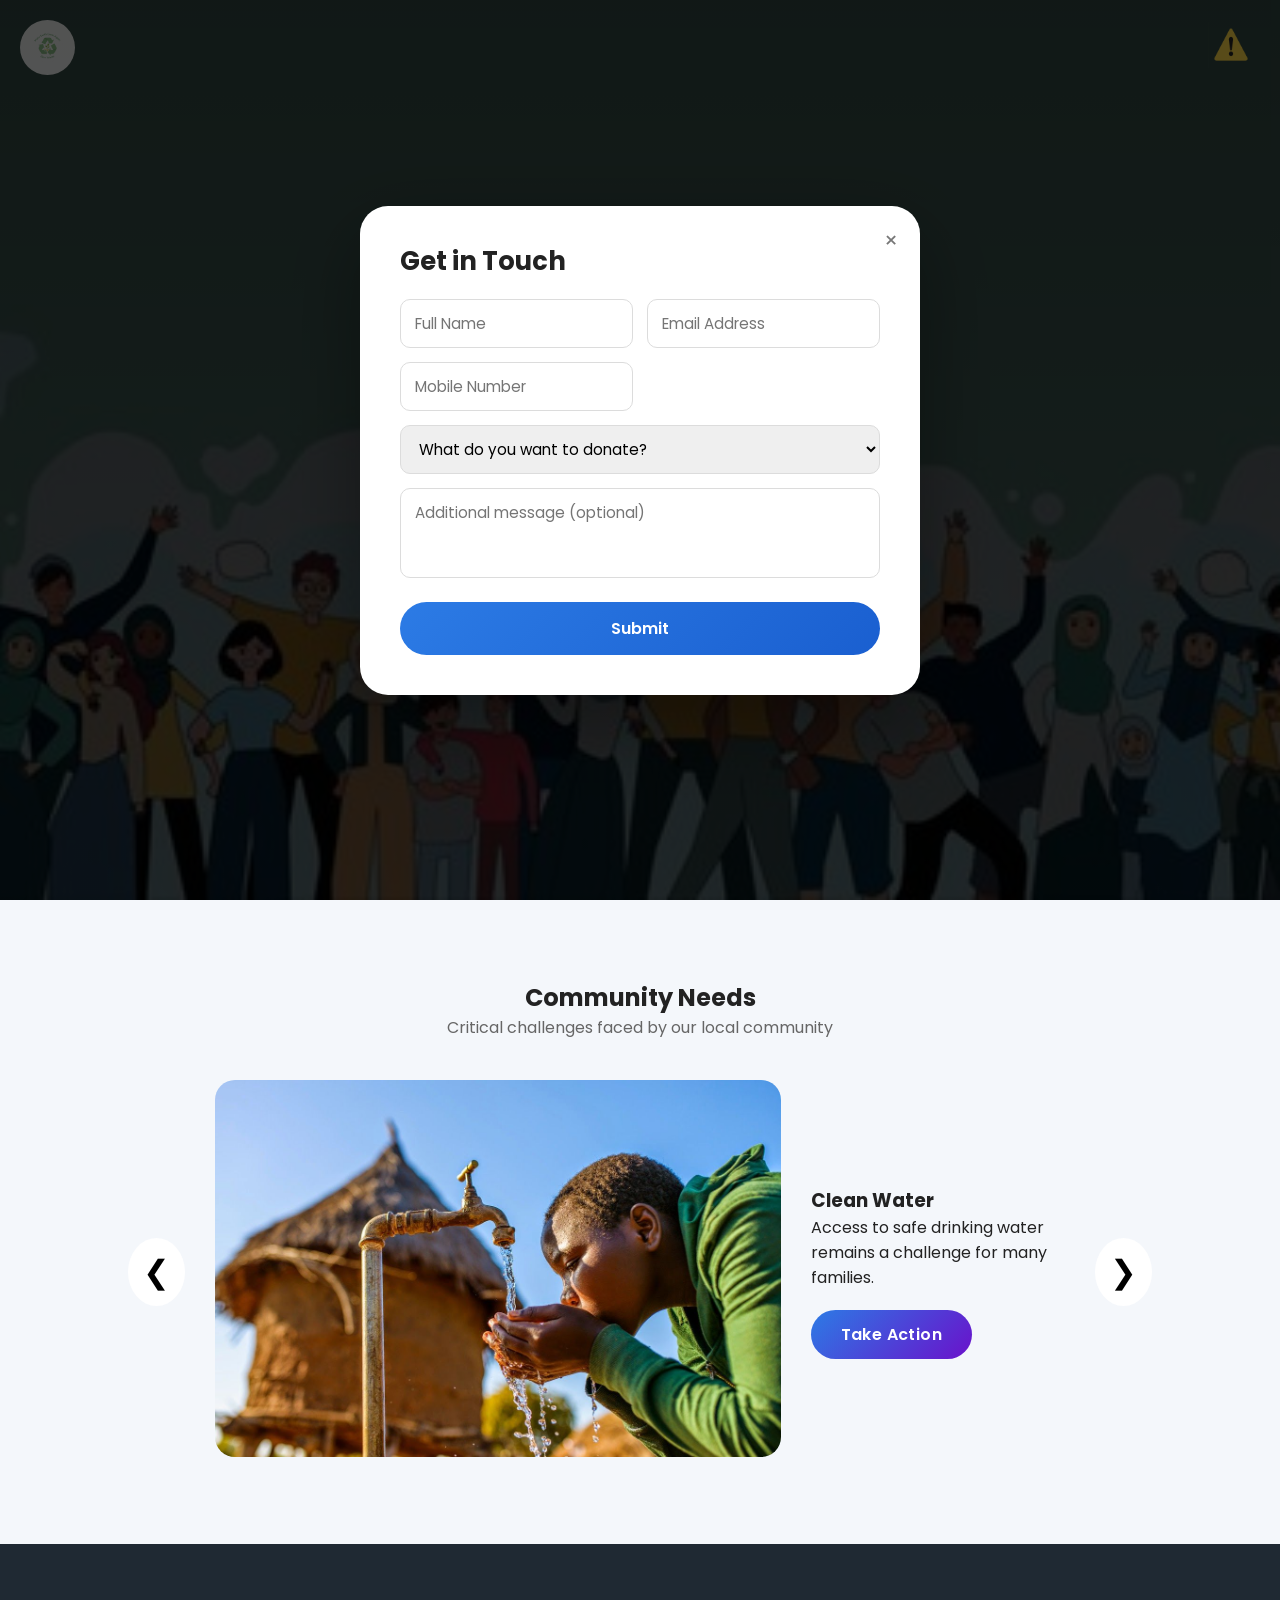
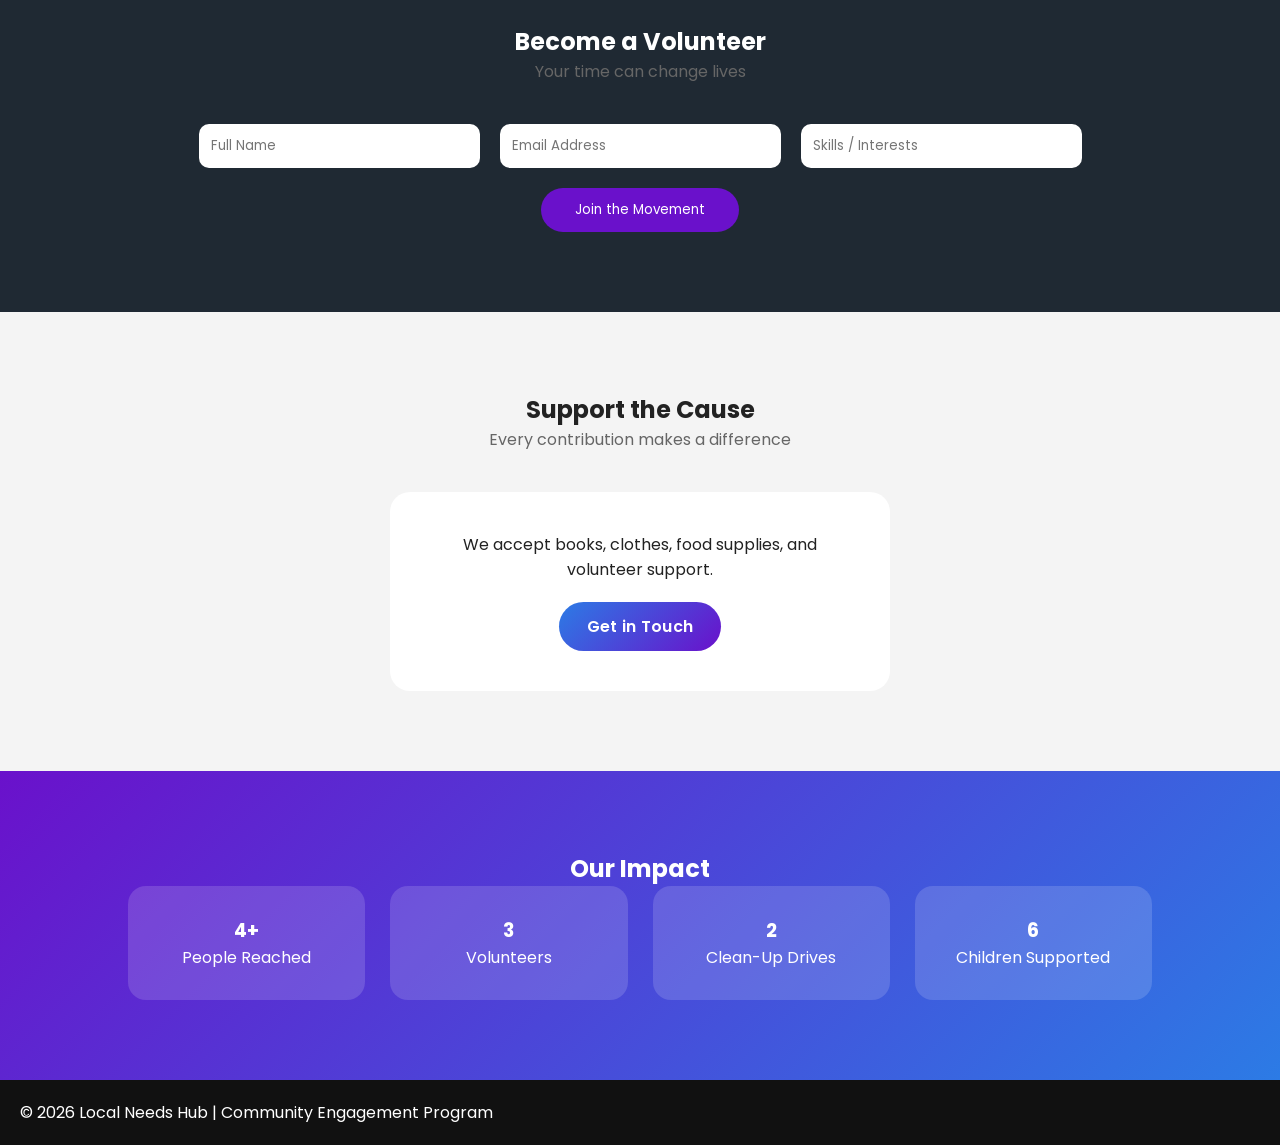
<file: index.html>
<!DOCTYPE html>
<html lang="en">
<head>
    <meta charset="UTF-8">
    <title>Local Needs Hub</title>
    <link rel="stylesheet" href="style.css">
    <link href="https://fonts.googleapis.com/css2?family=Poppins:wght@300;400;600&display=swap" rel="stylesheet">
</head>
<body>

<!-- ================= HERO ================= -->
<section class="hero">
    <!-- Caution / Report Issue Button -->
    <!-- Caution / Report Issue Icon -->
    <img src="img/caution.png" alt="Report Issue"
     id="openReport"
     class="report-icon">



    <!-- BADGE ICON -->
    <a href="badges.html" class="badge-link" title="View Community Badges">
        <img src="img/img2.png" alt="Community Badges">
    </a>

    <div class="hero-content">
        <span class="hero-badge">Community Driven Platform</span>
        <h1>Local Needs Hub</h1>
        <p>Turning Community Problems into Collective Action</p>

        <div class="hero-buttons">
            <a href="#needs">Explore Needs</a>
            <a href="#volunteer" class="secondary">Join Us</a>
        </div>
    </div>
</section>

<!-- ================= COMMUNITY NEEDS (SPLIT + SLIDER) ================= -->
<section id="needs" class="section needs-slider">

    <h2>Community Needs</h2>
    <p class="section-subtitle">Critical challenges faced by our local community</p>

    <div class="slider-container">

        <button class="nav-btn left" onclick="prevSlide()">&#10094;</button>

        <div class="slider-image">
            <img id="needImage" src="img/water.jpg" alt="Community Need">
        </div>

        <div class="slider-content">
            <h3 id="needTitle">Clean Water</h3>
            <p id="needText">
                Access to safe drinking water remains a challenge for many families.
            </p>
            <a id="needLink" href="water.html" class="action-btn">Take Action</a>
        </div>

        <button class="nav-btn right" onclick="nextSlide()">&#10095;</button>

    </div>
</section>

<!-- ================= VOLUNTEER ================= -->
<section id="volunteer" class="section dark">
    <h2>Become a Volunteer</h2>
    <p class="section-subtitle">Your time can change lives</p>

    <form id="volunteerForm" class="volunteer-form">
    <input type="text" id="volName" placeholder="Full Name" required>
    <input type="email" id="volEmail" placeholder="Email Address" required>
    <input type="text" id="volSkills" placeholder="Skills / Interests" required>
    <button type="submit">Join the Movement</button>
</form>

</section>

<!-- ================= DONATE ================= -->
<!-- GET IN TOUCH BUTTON -->
<section id="donate" class="section">
    <h2>Support the Cause</h2>
    <p class="section-subtitle">Every contribution makes a difference</p>

    <div class="donate-box">
        <p>We accept books, clothes, food supplies, and volunteer support.</p>
        <a href="#" class="action-btn" id="openDonateModal">Get in Touch</a>
    </div>
</section>

<!-- CONTACT MODAL -->
<div class="donate-modal" id="donateModal">
    <div class="donate-box-modal">

        <span class="close-modal" id="closeDonateModal">&times;</span>

        <h2>Get in Touch</h2>

        <form id="contactForm">
            <input type="text" id="contactName" name="name" placeholder="Full Name" required>
            <input type="email" id="contactEmail" name="email" placeholder="Email Address" required>
            <input type="text" id="contactMobile" name="mobile" placeholder="Mobile Number" required>

            <select id="donationType" name="donationType" required>
                <option value="" disabled selected>What do you want to donate?</option>
                <option value="Books">Books</option>
                <option value="Clothes">Clothes</option>
                <option value="Food">Food</option>
                <option value="Volunteer">Volunteer Support</option>
            </select>

            <textarea id="contactMessage" name="message" placeholder="Additional message (optional)"></textarea>

            <button type="submit">Submit</button>
        </form>

    </div>
</div>




<!-- ================= IMPACT ================= -->
<section class="section impact">
    <h2>Our Impact</h2>

    <div class="impact-grid">
        <div class="impact-card">
            <h3 id="peopleReached">0</h3>
            <p>People Reached</p>
        </div>

        <div class="impact-card">
            <h3 id="volunteers">0</h3>
            <p>Volunteers</p>
        </div>

        <div class="impact-card">
            <h3 id="cleanUps">0</h3>
            <p>Clean-Up Drives</p>
        </div>

        <div class="impact-card">
            <h3 id="children">0</h3>
            <p>Children Supported</p>
        </div>
    </div>
</section>
<!-- ================= REPORT MODAL ================= -->
<div class="report-modal" id="reportModal">
    <div class="report-box">

        <span class="close-report" id="closeReport">&times;</span>

        <h2>Report a Local Issue</h2>
        <p class="report-subtitle">
            Facing a problem in your nearby area? Let us know.
        </p>

        <form id="reportForm" class="report-form">
            <input type="text" id="name" placeholder="Your Name" required>
            <input type="email" id="email" placeholder="Email Address" required>
            <input type="text" id="location" placeholder="Location" required>

            <select id="issueType" required>
                <option value="" disabled selected>Select Issue Type</option>
                <option value="Waste">Waste</option>
                <option value="Water">Water</option>
                <option value="Road">Road</option>
                <option value="Electricity">Electricity</option>
            </select>

            <textarea id="description" placeholder="Describe the issue" required></textarea>

            <button type="submit">Submit Report</button>
        </form>

    </div>
</div>


<!-- ================= FOOTER ================= -->
<footer>
    <p>© 2026 Local Needs Hub | Community Engagement Program</p>
</footer>

<script src="script.js"></script>
</body>
</html>
</file>
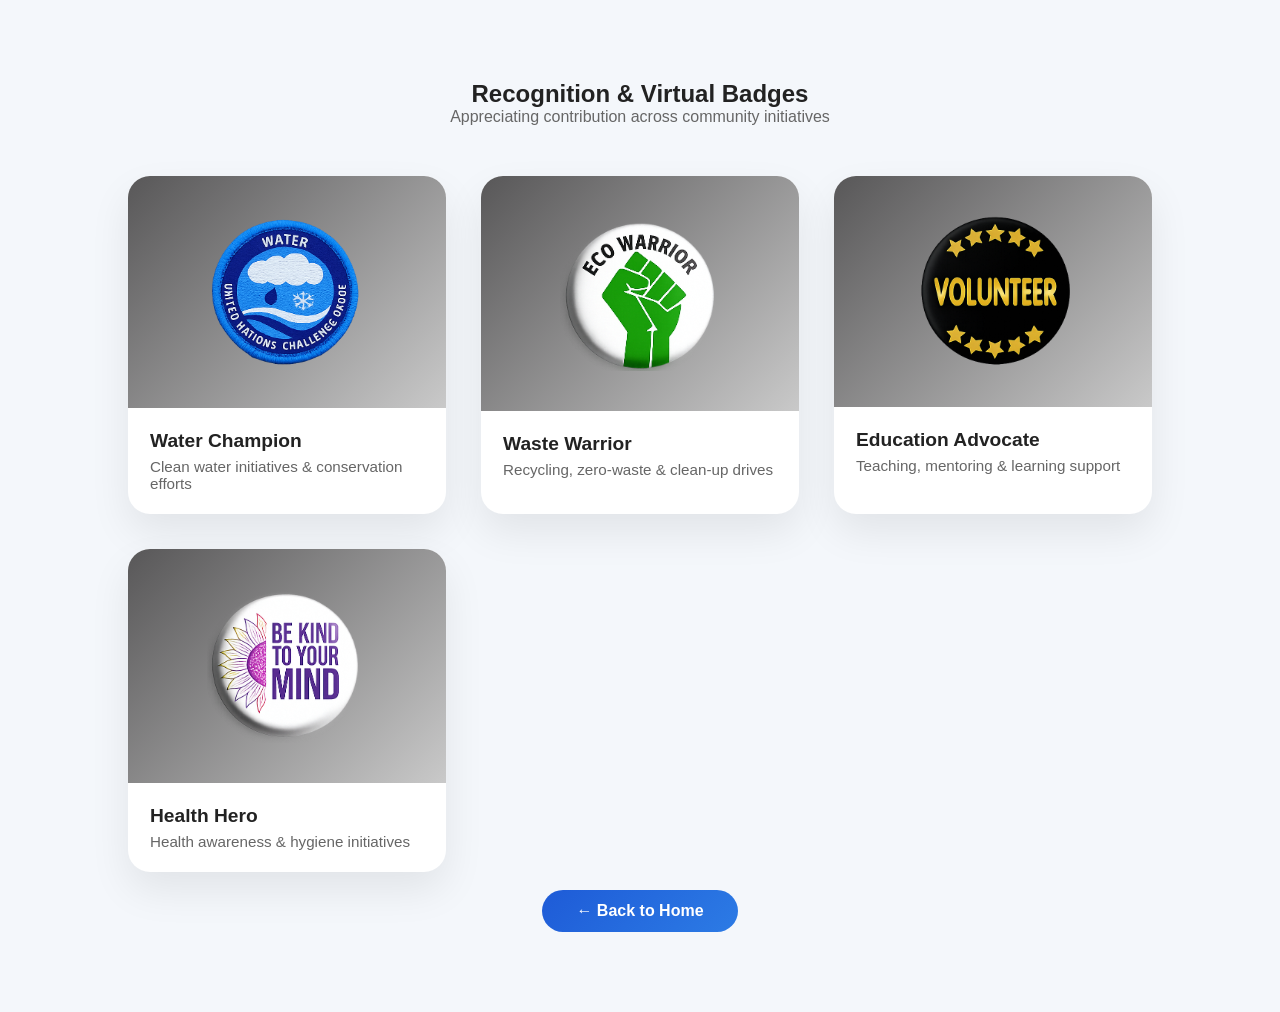
<file: badges.html>
<!DOCTYPE html>
<html lang="en">
<head>
    <meta charset="UTF-8">
    <title>Community Badges</title>
    <link rel="stylesheet" href="style.css">
</head>
<body>

<section class="section badge-gallery">

    <h2>Recognition & Virtual Badges</h2>
    <p class="section-subtitle">
        Appreciating contribution across community initiatives
    </p>

    <div class="badge-grid">

        <!-- Badge Card -->
        <div class="badge-card">
            <div class="badge-image-wrap">
                <img src="img/power.png" alt="Water Champion">
            </div>
            <div class="badge-info">
                <h3>Water Champion</h3>
                <p>Clean water initiatives & conservation efforts</p>
            </div>
        </div>

        <div class="badge-card">
            <div class="badge-image-wrap">
                <img src="img/warrior.png" alt="Waste Warrior">
            </div>
            <div class="badge-info">
                <h3>Waste Warrior</h3>
                <p>Recycling, zero-waste & clean-up drives</p>
            </div>
        </div>

        <div class="badge-card">
            <div class="badge-image-wrap">
                <img src="img/hero.png" alt="Education Advocate">
            </div>
            <div class="badge-info">
                <h3>Education Advocate</h3>
                <p>Teaching, mentoring & learning support</p>
            </div>
        </div>

        <div class="badge-card">
            <div class="badge-image-wrap">
                <img src="img/volunteer.png" alt="Health Hero">
            </div>
            <div class="badge-info">
                <h3>Health Hero</h3>
                <p>Health awareness & hygiene initiatives</p>
            </div>
        </div>

    </div>

    <br>
    <a href="index.html" class="action-btn">← Back to Home</a>

</section>

</body>
</html>
</file>
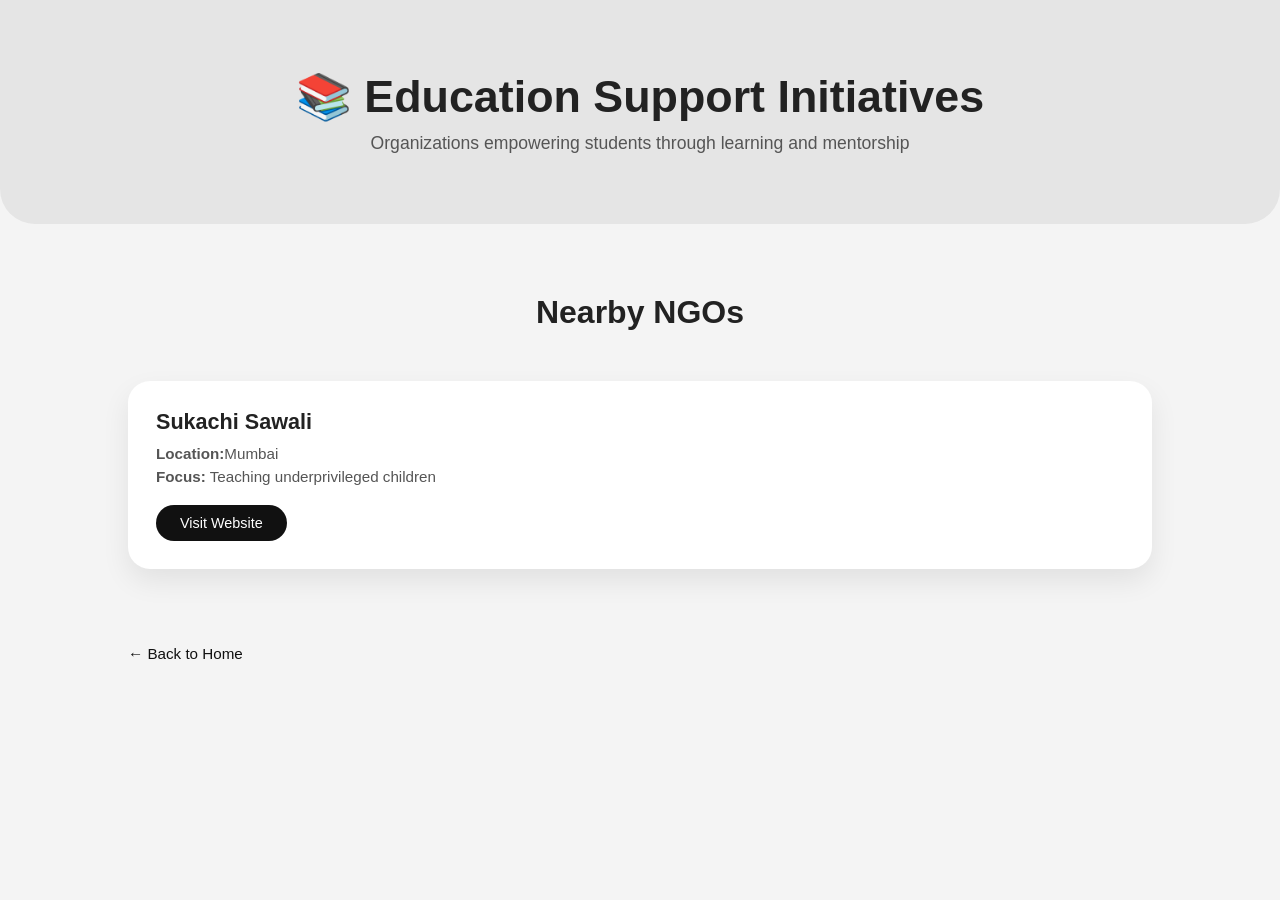
<file: education.html>
<!DOCTYPE html>
<html lang="en">
<head>
    <meta charset="UTF-8">
    <title>Education Support Initiatives</title>
    <link rel="stylesheet" href="style.css">
</head>
<body>

<section class="domain-hero">
    <h1>📚 Education Support Initiatives</h1>
    <p>Organizations empowering students through learning and mentorship</p>
</section>

<section class="ngo-section">
    <h2>Nearby NGOs</h2>

    <div class="ngo-grid">

        <div class="ngo-card">
            <h3>Sukachi Sawali</h3>
            <p><strong>Location:</strong>Mumbai</p>
            <p><strong>Focus:</strong> Teaching underprivileged children</p>
            <a href="https://sukachisawaliwelfarefoundation.in/educational-support/" target="_blank" class="ngo-link">Visit Website</a>
        </div>
    </div>

    <br><br>
    <a href="index.html" class="back-link">← Back to Home</a>
</section>

</body>
</html>
</file>
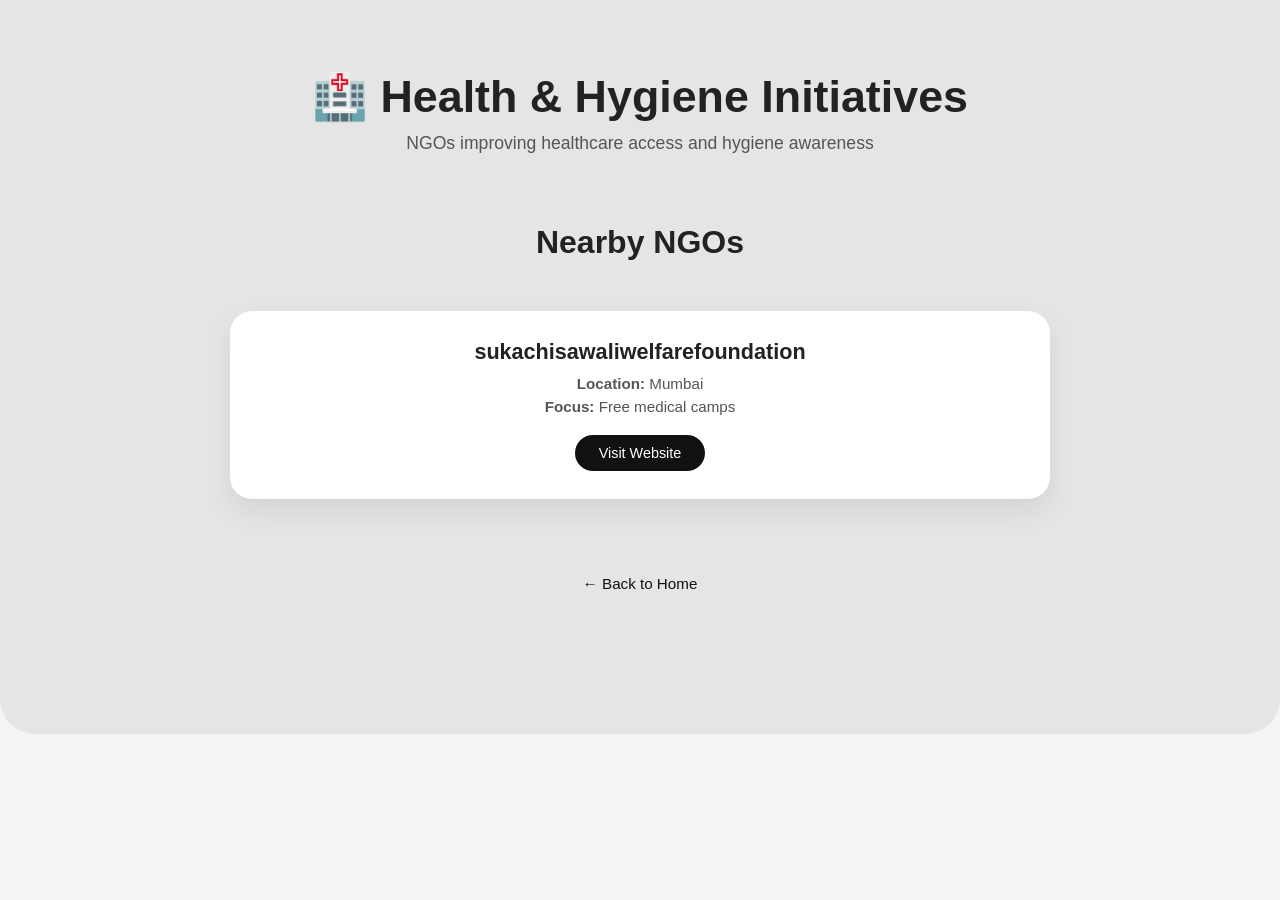
<file: health.html>
<!DOCTYPE html>
<html lang="en">
<head>
    <meta charset="UTF-8">
    <title>Health & Hygiene Initiatives</title>
    <link rel="stylesheet" href="style.css">
</head>
<body>

<section class="domain-hero">
    <h1>🏥 Health & Hygiene Initiatives</h1>
    <p>NGOs improving healthcare access and hygiene awareness</p>
</sectio
    n>

<section class="ngo-section">
    <h2>Nearby NGOs</h2>

    <div class="ngo-grid">

        <div class="ngo-card">
            <h3>sukachisawaliwelfarefoundation</h3>
            <p><strong>Location:</strong> Mumbai</p>
            <p><strong>Focus:</strong> Free medical camps</p>
            <a href="https://sukachisawaliwelfarefoundation.in/critical-medical-support/" target="_blank" class="ngo-link">Visit Website</a>
        </div>    
    </div>
    <br><br>
    <a href="index.html" class="back-link">← Back to Home</a>
</section>

</body>
</html>
</file>
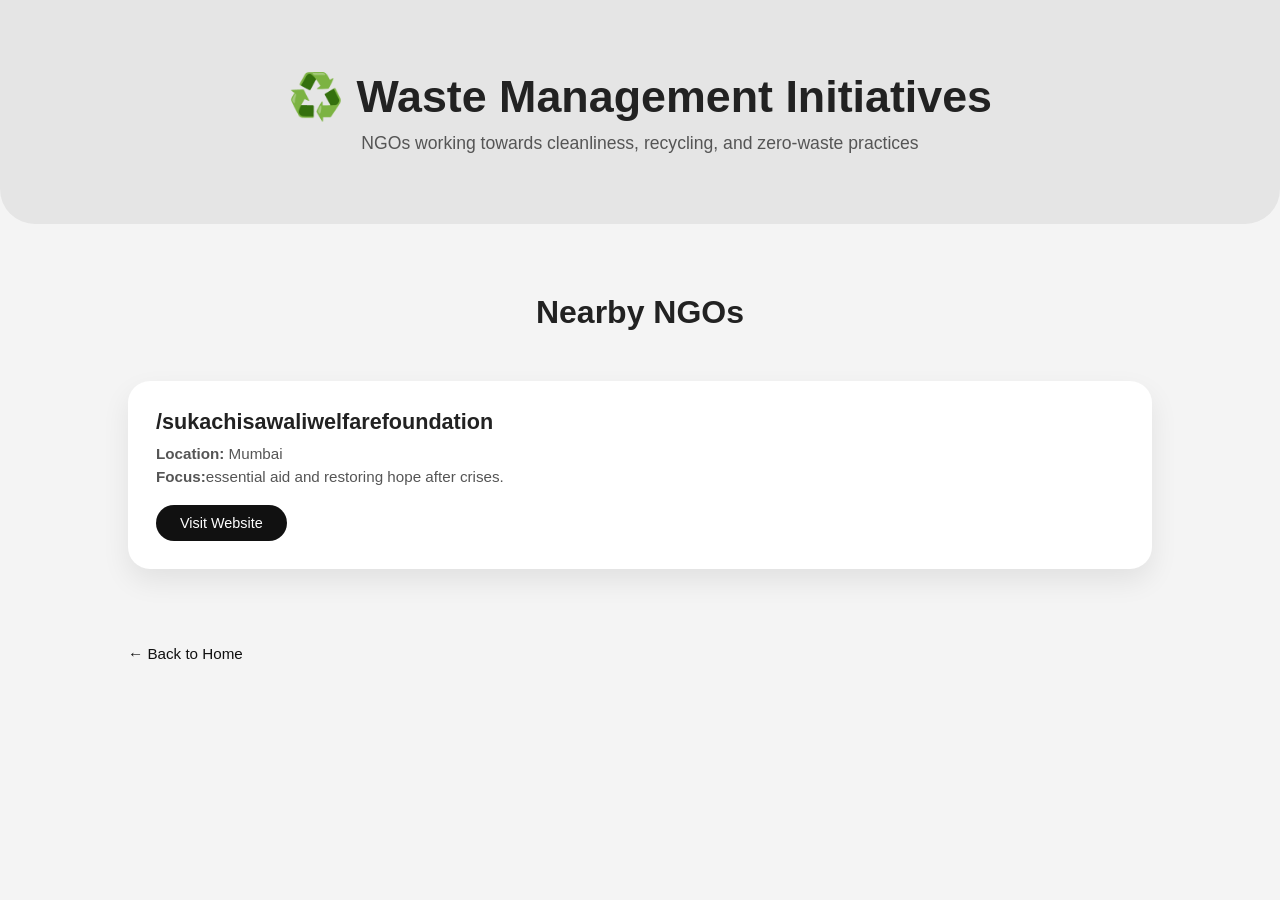
<file: waste.html>
<!DOCTYPE html>
<html lang="en">
<head>
    <meta charset="UTF-8">
    <title>Waste Management Initiatives</title>
    <link rel="stylesheet" href="style.css">
</head>
<body>

<section class="domain-hero">
    <h1>♻️ Waste Management Initiatives</h1>
    <p>NGOs working towards cleanliness, recycling, and zero-waste practices</p>
</section>

<section class="ngo-section">
    <h2>Nearby NGOs</h2>

    <div class="ngo-grid">

        <div class="ngo-card">
            <h3>/sukachisawaliwelfarefoundation</h3>
            <p><strong>Location:</strong> Mumbai</p>
            <p><strong>Focus:</strong>essential aid and restoring hope after crises.</p>
            <a href="https://sukachisawaliwelfarefoundation.in/humanatarian-relief/" target="_blank" class="ngo-link">Visit Website</a>
        </div>
    </div>

    <br><br>
    <a href="index.html" class="back-link">← Back to Home</a>
</section>

</body>
</html>
</file>
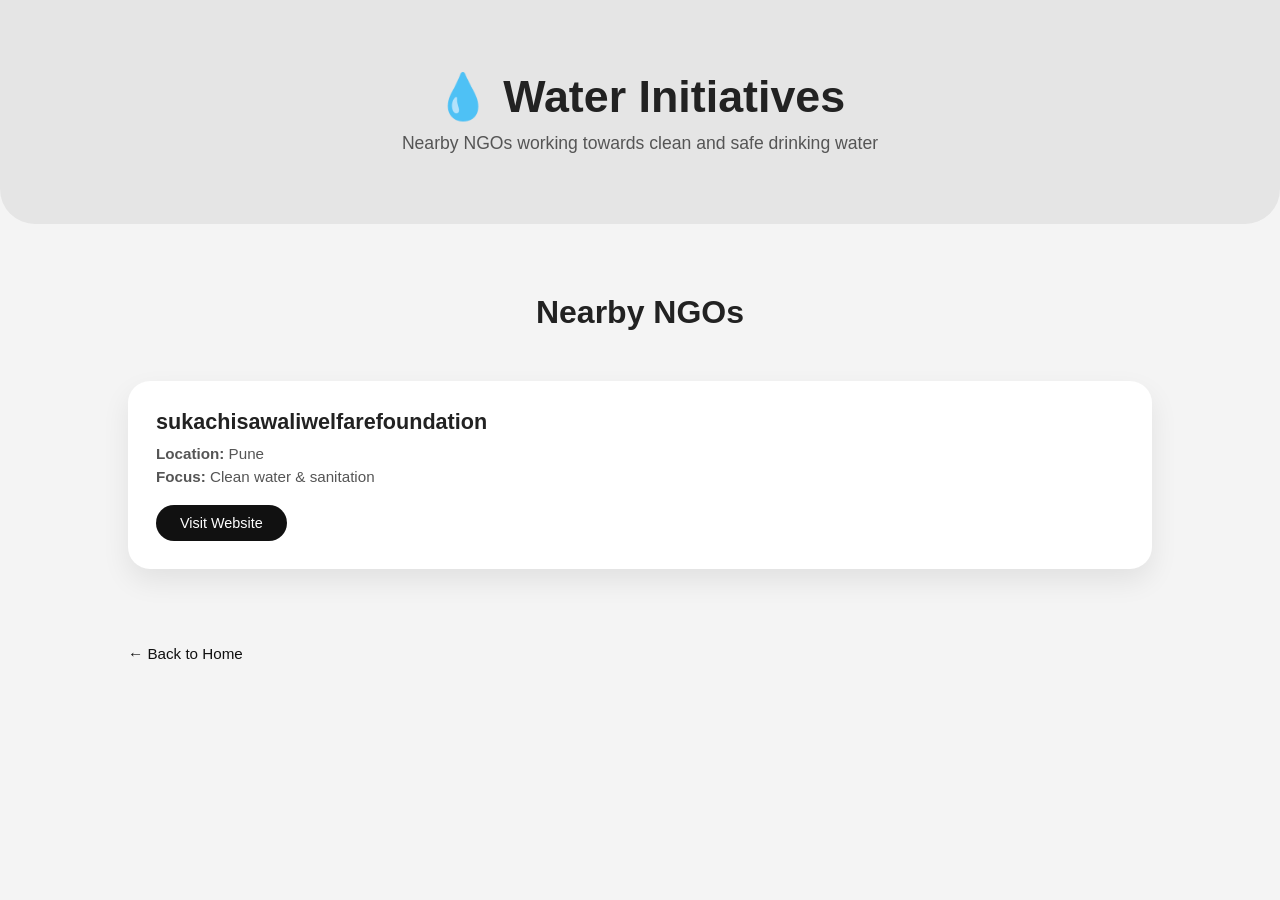
<file: water.html>
<!DOCTYPE html>
<html lang="en">
<head>
    <meta charset="UTF-8">
    <title>Water Initiatives</title>
    <link rel="stylesheet" href="style.css">
</head>
<body>

<!-- HERO -->
<section class="domain-hero">
    <h1>💧 Water Initiatives</h1>
    <p>Nearby NGOs working towards clean and safe drinking water</p>
</section>

<!-- NGO SECTION -->
<section class="ngo-section">
    <h2>Nearby NGOs</h2>

    <div class="ngo-grid">

        <div class="ngo-card">
            <h3>sukachisawaliwelfarefoundation</h3>
            <p><strong>Location:</strong> Pune</p>
            <p><strong>Focus:</strong> Clean water & sanitation</p>
            <a href="https://sukachisawaliwelfarefoundation.in/" target="_blank" class="ngo-link">Visit Website</a>
        </div>

    </div>

    <br><br>
    <a href="index.html" class="back-link">← Back to Home</a>
</section>

</body>
</html>
</file>
<file: style.css>
/* RESET */
* {
    margin: 0;
    padding: 0;
    box-sizing: border-box;
    font-family: 'Poppins', sans-serif;
}

html {
    scroll-behavior: smooth;
}

body {
    background: #f4f7fb;
    color: #333;
}

/* HERO */
.hero {
    height: 100vh;
    position: relative;
    display: flex;
    justify-content: center;
    align-items: center;
    text-align: center;
    color: white;
    background: url('img/img1.jpg') center top / cover no-repeat;
}

.hero::before {
    content: "";
    position: absolute;
    inset: 0;
    background: linear-gradient(rgba(0,0,0,0.65), rgba(0,0,0,0.55));
    pointer-events: none;
}



.hero-content {
    position: relative;
    z-index: 1;
}

.hero h1 {
    font-size: 3.5rem;
}

.hero p {
    margin: 20px 0 30px;
    font-size: 1.2rem;
}

.hero-buttons a {
    text-decoration: none;
    padding: 12px 28px;
    border-radius: 30px;
    margin: 10px;
    background: white;
    color: #2c7be5;
    font-weight: 600;
}

.hero-buttons .secondary {
    background: transparent;
    border: 2px solid white;
    color: white;
}

/* HERO BADGE */
.hero-badge {
    display: inline-block;
    margin-bottom: 15px;
    padding: 6px 16px;
    border-radius: 20px;
    background: rgba(255,255,255,0.15);
    color: white;
    font-size: 0.85rem;
}

/* BADGE ICON */
.badge-link {
    position: absolute;
    top: 20px;
    left: 20px;
    z-index: 3;
}

.badge-link img {
    width: 55px;
    height: 55px;
    border-radius: 50%;
    padding: 6px;
    background: rgba(255,255,255,0.9);
    cursor: pointer;
    transition: transform 0.3s, box-shadow 0.3s;
}

.badge-link img:hover {
    transform: scale(1.1);
    box-shadow: 0 0 18px rgba(0,0,0,0.4);
}

/* SECTION */
.section {
    padding: 80px 10%;
    text-align: center;
}

.section-subtitle {
    color: #666;
    margin-bottom: 40px;
}

/* VOLUNTEER */
.dark {
    background: #1f2933;
    color: white;
}

.volunteer-form {
    display: flex;
    flex-wrap: wrap;
    gap: 20px;
    justify-content: center;
}

.volunteer-form input {
    padding: 12px;
    border-radius: 10px;
    border: none;
    min-width: 260px;
}

.volunteer-form button {
    padding: 12px 34px;
    background: #6a11cb;
    color: white;
    border-radius: 25px;
    border: none;
}

/* DONATE */
.donate-box {
    background: white;
    padding: 40px;
    border-radius: 20px;
    max-width: 500px;
    margin: auto;
}

/* IMPACT */
.impact {
    background: linear-gradient(135deg, #6a11cb, #2c7be5);
    color: white;
}

.impact-grid {
    display: grid;
    grid-template-columns: repeat(auto-fit, minmax(200px, 1fr));
    gap: 25px;
}

.impact-card {
    background: rgba(255,255,255,0.15);
    padding: 30px;
    border-radius: 18px;
}

/* FOOTER */
footer {
    background: #111;
    color: white;
    padding: 20px;
}

/* MODAL */
/* ================= SLIDER ================= */
.needs-slider {
    background: #f4f7fb;
}

.slider-container {
    display: flex;
    align-items: center;
    gap: 30px;
    position: relative;
    max-width: 1100px;
    margin: auto;
}

.slider-image img {
    width: 100%;
    border-radius: 20px;
}

.slider-content {
    text-align: left;
}

.nav-btn {
    background: white;
    border: none;
    font-size: 2rem;
    cursor: pointer;
    padding: 10px 15px;
    border-radius: 50%;
}

/* ================= SLIDER TRANSITIONS ================= */

/* Image transition */
.slider-image img {
    transition: opacity 0.4s ease, transform 0.4s ease;
}

/* Text transition */
.slider-content {
    transition: opacity 0.4s ease, transform 0.4s ease;
}

/* Hidden state (used during slide change) */
.fade-out {
    opacity: 0;
    transform: translateX(20px);
}

/* ================= DONATE MODAL ENHANCED STYLING ================= */
.donate-modal {
    display: none;               /* 👈 stays hidden on load */
    position: fixed;
    inset: 0;
    background: rgba(0,0,0,0.6);
    justify-content: center;
    align-items: center;
    z-index: 999;
}

.donate-box-modal {
    background: #fff;
    padding: 40px;
    border-radius: 22px;
    width: 90%;
    max-width: 520px;
    position: relative;
}

/* ❌ close button */
.close-modal {
    position: absolute;
    top: 16px;
    right: 20px;
    font-size: 22px;
    cursor: pointer;
    color: #555;
}

.close-modal:hover {
    color: #000;
}


/* Animation */
@keyframes popUp {
    from {
        transform: scale(0.9);
        opacity: 0;
    }
    to {
        transform: scale(1);
        opacity: 1;
    }
}

/* Close button */
.close-btn {
    position: absolute;
    top: 18px;
    right: 22px;
    font-size: 1.5rem;
    cursor: pointer;
    color: #666;
}

.close-btn:hover {
    color: #000;
}

/* Form layout */
.modal-content form {
    display: grid;
    grid-template-columns: 1fr 1fr;
    gap: 15px;
    margin-top: 20px;
}

/* Full width elements */
.modal-content textarea,
.modal-content select,
.modal-content button {
    grid-column: span 2;
}

/* Inputs */
.modal-content input,
.modal-content select,
.modal-content textarea {
    padding: 12px;
    border-radius: 10px;
    border: 1px solid #ddd;
    font-size: 0.95rem;
}

/* Textarea */
.modal-content textarea {
    resize: none;
    height: 90px;
}

/* Submit button */
.modal-content button {
    padding: 12px;
    border-radius: 25px;
    border: none;
    background: #2c7be5;
    color: white;
    font-weight: 600;
    cursor: pointer;
    transition: background 0.3s ease;
}

.modal-content button:hover {
    background: #1a5fd0;
}

/* ================= GET IN TOUCH CTA FIX ================= */

.donate-box .action-btn {
    display: inline-block;
    margin-top: 20px;
    padding: 12px 28px;
    background: linear-gradient(135deg, #2c7be5, #6a11cb);
    color: white;
    text-decoration: none;
    border-radius: 30px;
    font-weight: 600;
    letter-spacing: 0.3px;
    transition: transform 0.3s ease, box-shadow 0.3s ease;
}

/* Hover effect */
.donate-box .action-btn:hover {
    transform: translateY(-3px);
    box-shadow: 0 12px 25px rgba(44,123,229,0.35);
}

/* ================= TAKE ACTION BUTTON FIX ================= */

.slider-content .action-btn {
    display: inline-block;
    margin-top: 20px;
    padding: 12px 30px;
    background: linear-gradient(135deg, #2c7be5, #6a11cb);
    color: #fff;
    text-decoration: none;
    border-radius: 30px;
    font-weight: 600;
    letter-spacing: 0.4px;
    transition: all 0.3s ease;
}

/* Hover animation */
.slider-content .action-btn:hover {
    transform: translateY(-3px);
    box-shadow: 0 14px 28px rgba(44,123,229,0.35);
}

/* ================= UNIFIED BUTTON STYLE ================= */
.btn-primary {
    display: inline-flex;
    align-items: center;
    justify-content: center;

    padding: 14px 36px;
    border-radius: 999px;

    background: linear-gradient(135deg, #2c7be5, #1e5fd8);
    color: #fff;

    font-weight: 600;
    font-size: 1rem;
    text-decoration: none;

    border: none;
    cursor: pointer;

    transition: transform 0.25s ease, box-shadow 0.25s ease;
}

.btn-primary:hover {
    transform: translateY(-2px);
    box-shadow: 0 12px 25px rgba(44, 123, 229, 0.35);
}

.btn-primary:active {
    transform: scale(0.97);
}

.btn-purple {
    background: linear-gradient(135deg, #7b2ff7, #5a11cb);
}

.btn-purple:hover {
    box-shadow: 0 12px 25px rgba(123, 47, 247, 0.35);
}


/* ================= BADGE PAGE LAYOUT ================= */

.badge-row {
    display: flex;
    align-items: center;
    gap: 40px;

    background: #ffffff;
    padding: 35px;
    margin-bottom: 40px;

    border-radius: 22px;
    box-shadow: 0 18px 40px rgba(0,0,0,0.08);
}

/* Image side */
.badge-image {
    flex: 1;
    text-align: center;
}

.badge-image img {
    max-width: 180px;
    width: 100%;
    transition: transform 0.3s ease;
}

.badge-row:hover .badge-image img {
    transform: scale(1.05);
}

/* Content side */
.badge-content {
    flex: 2;
    text-align: left;
}

.badge-content h3 {
    margin-bottom: 12px;
    font-size: 1.4rem;
}

.badge-content p {
    color: #555;
    line-height: 1.6;
}

/* Alternate layout (image right) */
.badge-row:nth-child(even) {
    flex-direction: row-reverse;
}

/* Responsive */
@media (max-width: 768px) {
    .badge-row {
        flex-direction: column;
        text-align: center;
    }

    .badge-content {
        text-align: center;
    }
}
/* ================= BADGE GALLERY (AWWWARDS STYLE) ================= */

.badge-gallery {
    background: #f4f7fb;
}

.badge-grid {
    display: grid;
    grid-template-columns: repeat(auto-fit, minmax(280px, 1fr));
    gap: 35px;
    margin-top: 50px;
}

/* Card */
.badge-card {
    background: #fff;
    border-radius: 22px;
    overflow: hidden;
    box-shadow: 0 18px 40px rgba(0,0,0,0.08);
    transition: transform 0.35s ease, box-shadow 0.35s ease;
    cursor: pointer;
}

.badge-card:hover {
    transform: translateY(-10px);
    box-shadow: 0 30px 60px rgba(0,0,0,0.15);
}

/* Image */
.badge-image-wrap {
    background: linear-gradient(135deg, #585758, #c9c9c9);
    padding: 40px;
    display: flex;
    justify-content: center;
    align-items: center;
}

.badge-image-wrap img {
    max-width: 160px;
    width: 100%;
}

/* Info */
.badge-info {
    padding: 22px;
    text-align: left;
}

.badge-info h3 {
    font-size: 1.2rem;
    margin-bottom: 6px;
}

.badge-info p {
    font-size: 0.95rem;
    color: #666;
}


/* ACTION BUTTON – COMMON STYLE */
.action-btn {
    display: inline-block;
    padding: 12px 34px;
    border-radius: 30px;
    background: linear-gradient(135deg, #1e5bd7, #2c7be5);
    color: #fff;
    font-weight: 600;
    text-decoration: none;
    border: none;
    cursor: pointer;
    transition: transform 0.3s ease, box-shadow 0.3s ease, opacity 0.3s;
}

.action-btn:hover {
    transform: translateY(-2px);
    box-shadow: 0 10px 25px rgba(44, 123, 229, 0.35);
    opacity: 0.95;
}

/* BACK TO HOME – optional small tweak */
.back-home {
    margin-top: 40px;
}

/* RESET */
* {
    margin: 0;
    padding: 0;
    box-sizing: border-box;
    font-family: 'Poppins', sans-serif;
}

body {
    background: #f4f4f4;
    color: #222;
}

/* DOMAIN HERO */
.domain-hero {
    background: #e5e5e5;
    padding: 70px 10%;
    text-align: center;
    border-radius: 0 0 35px 35px;
}

.domain-hero h1 {
    font-size: 2.8rem;
    margin-bottom: 10px;
}

.domain-hero p {
    color: #555;
    font-size: 1.1rem;
}

/* NGO SECTION */
.ngo-section {
    padding: 70px 10%;
}

.ngo-section h2 {
    text-align: center;
    font-size: 2rem;
    margin-bottom: 50px;
}

/* NGO GRID */
.ngo-grid {
    display: grid;
    grid-template-columns: repeat(auto-fit, minmax(280px, 1fr));
    gap: 30px;
}

/* NGO CARD */
.ngo-card {
    background: #fff;
    padding: 28px;
    border-radius: 22px;
    box-shadow: 0 12px 28px rgba(0,0,0,0.08);
    transition: transform 0.3s ease, box-shadow 0.3s ease;
}

.ngo-card:hover {
    transform: translateY(-8px);
    box-shadow: 0 20px 45px rgba(0,0,0,0.12);
}

.ngo-card h3 {
    margin-bottom: 10px;
    font-size: 1.35rem;
}

.ngo-card p {
    font-size: 0.95rem;
    margin-bottom: 6px;
    color: #555;
}

/* NGO BUTTON */
.ngo-link {
    display: inline-block;
    margin-top: 14px;
    padding: 10px 24px;
    border-radius: 25px;
    background: #111;
    color: white;
    text-decoration: none;
    font-size: 0.9rem;
    transition: background 0.3s ease, transform 0.3s ease;
}

.ngo-link:hover {
    background: #333;
    transform: translateY(-2px);
}

/* BACK TO HOME */
.back-link {
    display: inline-block;
    margin-top: 40px;
    font-size: 0.95rem;
    color: #111;
    text-decoration: none;
    border-bottom: 2px solid transparent;
    transition: border 0.3s ease;
}

.back-link:hover {
    border-bottom: 2px solid #111;
}


/* ================= REPORT ISSUE ICON ================= */
.report-icon {
    position: fixed;
    top: 22px;
    right: 26px;
    width: 46px;
    cursor: pointer;
    z-index: 10;
    transition: transform 0.3s ease;
}

.report-icon:hover {
    transform: scale(1.15);
}

/* ================= REPORT MODAL ================= */
.report-modal {
    display: none;
    position: fixed;
    inset: 0;
    background: rgba(0,0,0,0.65);
    z-index: 2000;
    align-items: center;
    justify-content: center;
    backdrop-filter: blur(3px);
}

.report-box {
    background: #ffffff;
    width: 92%;
    max-width: 520px;
    padding: 36px;
    border-radius: 26px;
    position: relative;
    box-shadow: 0 30px 80px rgba(0,0,0,0.35);
    animation: popupFade 0.35s ease;
}

@keyframes popupFade {
    from {
        opacity: 0;
        transform: translateY(40px) scale(0.95);
    }
    to {
        opacity: 1;
        transform: translateY(0) scale(1);
    }
}

.close-report {
    position: absolute;
    top: 16px;
    right: 20px;
    font-size: 26px;
    cursor: pointer;
    color: #555;
}

.close-report:hover {
    color: #000;
}

/* ================= TEXT ================= */
.report-box h2 {
    font-size: 1.6rem;
    margin-bottom: 6px;
}

.report-subtitle {
    font-size: 0.95rem;
    color: #666;
    margin-bottom: 22px;
}

/* ================= FORM ================= */
.report-form {
    display: grid;
    grid-template-columns: 1fr 1fr;
    gap: 14px;
}

.report-form input,
.report-form select,
.report-form textarea {
    padding: 12px 14px;
    border-radius: 10px;
    border: 1px solid #d0d0d0;
    font-size: 0.95rem;
    outline: none;
}

.report-form input:focus,
.report-form select:focus,
.report-form textarea:focus {
    border-color: #2c7be5;
    box-shadow: 0 0 0 3px rgba(44,123,229,0.15);
}

.report-form textarea {
    grid-column: span 2;
    height: 90px;
    resize: none;
}

.report-form button {
    grid-column: span 2;
    margin-top: 10px;
    padding: 14px;
    border-radius: 30px;
    border: none;
    background: linear-gradient(135deg, #2c7be5, #1b5fc1);
    color: white;
    font-size: 1rem;
    font-weight: 600;
    cursor: pointer;
}

.report-form button:hover {
    box-shadow: 0 12px 25px rgba(44,123,229,0.4);
}

/* ================= MOBILE ================= */
@media (max-width: 520px) {
    .report-form {
        grid-template-columns: 1fr;
    }

    .report-form textarea,
    .report-form button {
        grid-column: span 1;
    }
}

/* ================= REPORT ISSUE MODAL ================= */
/*////////////////////////
/* Close button */
/* Headings */
.report-box h2 {
  margin-bottom: 6px;
  font-size: 1.6rem;
}

.report-subtitle {
  color: #666;
  font-size: 0.95rem;
  margin-bottom: 22px;
}

/* Form layout */
#reportForm {
  display: grid;
  grid-template-columns: 1fr 1fr;
  gap: 14px;
}

#reportForm textarea,
#reportForm select {
  grid-column: span 2;
}

/* Inputs */
#reportForm input,
#reportForm select,
#reportForm textarea {
  padding: 12px 14px;
  border-radius: 10px;
  border: 1px solid #dcdcdc;
  font-size: 0.95rem;
  outline: none;
}

#reportForm textarea {
  resize: none;
  height: 90px;
}

#reportForm input:focus,
#reportForm select:focus,
#reportForm textarea:focus {
  border-color: #2c7be5;
  box-shadow: 0 0 0 2px rgba(44, 123, 229, 0.15);
}

/* Submit button */
#reportForm button {
  grid-column: span 2;
  margin-top: 8px;
  padding: 13px;
  border: none;
  border-radius: 25px;
  background: linear-gradient(135deg, #2c7be5, #1a5fd0);
  color: white;
  font-size: 1rem;
  font-weight: 600;
  cursor: pointer;
  transition: transform 0.2s, box-shadow 0.2s;
}

#reportForm button:hover {
  transform: translateY(-1px);
  box-shadow: 0 8px 20px rgba(44, 123, 229, 0.35);
}
.donate-modal {
    display: none;           /* IMPORTANT */
    position: fixed;
    inset: 0;
    background: rgba(0,0,0,0.6);
    justify-content: center;
    align-items: center;
    z-index: 999;
}

.close-modal {
    position: absolute;
    top: 16px;
    right: 20px;
    font-size: 22px;
    cursor: pointer;
}

#contactForm button {
  width: 100%;
  padding: 14px;
  border: none;
  border-radius: 25px;
  background: linear-gradient(135deg, #2c7be5, #1a5fd0);
  color: white;
  font-size: 1rem;
  font-weight: 600;
  cursor: pointer;
  transition: transform 0.2s, box-shadow 0.2s;
}

#contactForm button:hover {
  transform: translateY(-1px);
  box-shadow: 0 8px 20px rgba(44, 123, 229, 0.35);
}

/* ===== DONATE MODAL OVERLAY ===== */
.donate-modal {
    display: none;
    position: fixed;
    inset: 0;
    background: rgba(0,0,0,0.65);
    z-index: 999;
    display: flex;
    align-items: center;
    justify-content: center;
}

/* ===== MODAL BOX ===== */
.donate-box-modal {
    background: #ffffff;
    width: 90%;
    max-width: 560px;
    padding: 36px 40px 40px;
    border-radius: 28px;
    position: relative;
    box-shadow: 0 30px 80px rgba(0,0,0,0.35);
    animation: popUp 0.35s ease;
}

/* Animation */
@keyframes popUp {
    from {
        transform: scale(0.95);
        opacity: 0;
    }
    to {
        transform: scale(1);
        opacity: 1;
    }
}

/* ===== CLOSE BUTTON ===== */
.close-modal {
    position: absolute;
    top: 18px;
    right: 22px;
    font-size: 22px;
    cursor: pointer;
    color: #777;
}

.close-modal:hover {
    color: #000;
}

/* ===== TITLE ===== */
.donate-box-modal h2 {
    font-size: 1.6rem;
    margin-bottom: 18px;
    text-align: left;
}

/* ===== FORM LAYOUT ===== */
#contactForm {
    display: grid;
    grid-template-columns: 1fr 1fr;
    gap: 14px;
}

/* Full width fields */
#contactForm textarea,
#contactForm select,
#contactForm button {
    grid-column: span 2;
}

/* ===== INPUTS ===== */
#contactForm input,
#contactForm select,
#contactForm textarea {
    width: 100%;
    padding: 12px 14px;
    border-radius: 10px;
    border: 1px solid #dcdcdc;
    font-size: 0.95rem;
    outline: none;
}

/* Focus effect */
#contactForm input:focus,
#contactForm select:focus,
#contactForm textarea:focus {
    border-color: #2c7be5;
    box-shadow: 0 0 0 3px rgba(44,123,229,0.15);
}

/* Textarea */
#contactForm textarea {
    resize: none;
    height: 90px;
}

/* ===== SUBMIT BUTTON ===== */
#contactForm button {
    margin-top: 10px;
    padding: 14px;
    border-radius: 999px;
    border: none;
    background: linear-gradient(135deg, #2c7be5, #1a5fd0);
    color: white;
    font-size: 1rem;
    font-weight: 600;
    cursor: pointer;
    transition: transform 0.2s, box-shadow 0.2s;
}

#contactForm button:hover {
    transform: translateY(-1px);
    box-shadow: 0 10px 25px rgba(44,123,229,0.35);
}

/* ===== MOBILE FIX ===== */
@media (max-width: 520px) {
    #contactForm {
        grid-template-columns: 1fr;
    }

    #contactForm textarea,
    #contactForm select,
    #contactForm button {
        grid-column: span 1;
    }
}
</file>
